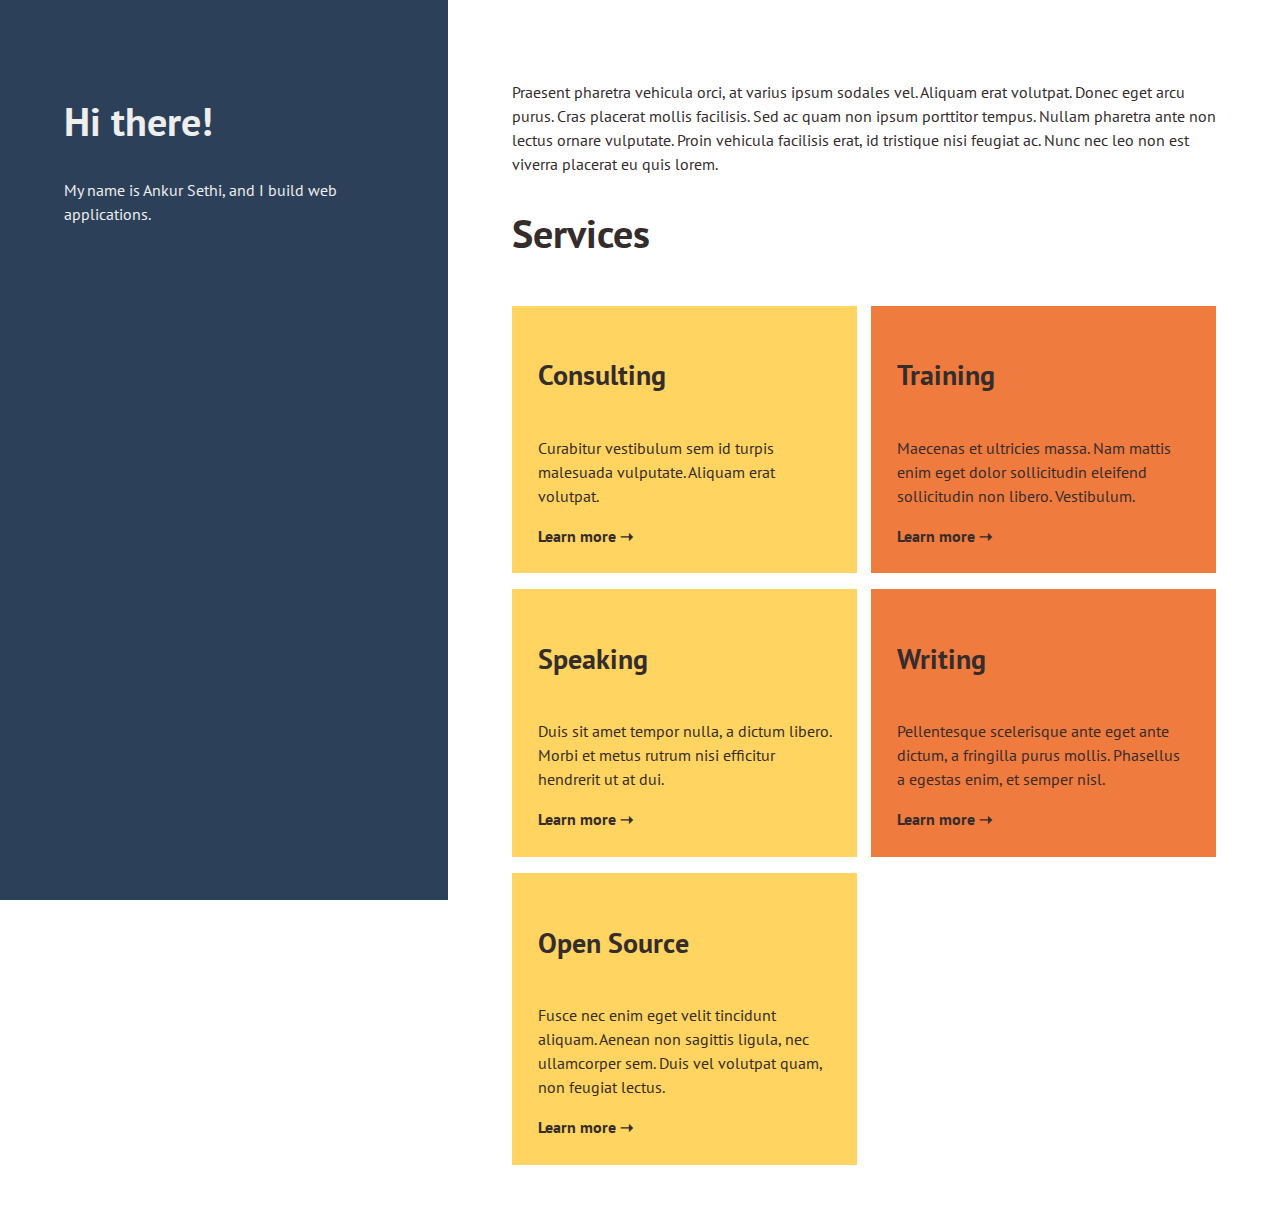
<file: portfolio/flex/index.html>
<!DOCTYPE html>
<html lang="en">

<head>
  <meta charset="UTF-8">
  <meta name="viewport" content="width=device-width, initial-scale=1">
  <link href="https://fonts.googleapis.com/css?family=PT+Sans:400,400i,700,700i" rel="stylesheet">
  <link rel="stylesheet" href="../pf-base.css">
  <link rel="stylesheet" href="pf-flexbox.css">
  <title>Ankur Sethi</title>
</head>

<body>
<div class="pf-container">

  <div class="pf-sidebar-container">
    <div class="pf-sidebar">
      <h1>Hi there!</h1>
      <p>My name is Ankur Sethi, and I build web applications.</p>
    </div>
  </div>

  <div class="pf-content">
    <p>Praesent pharetra vehicula orci, at varius ipsum sodales vel. Aliquam erat volutpat. Donec eget arcu purus.
      Cras placerat mollis facilisis. Sed ac quam non ipsum porttitor tempus. Nullam pharetra ante non lectus ornare
      vulputate. Proin vehicula facilisis erat, id tristique nisi feugiat ac. Nunc nec leo non est viverra placerat
      eu quis lorem.</p>

    <h1>Services</h1>
    <div class="pf-grid">
      <div class="pf-grid-item pf-bg-orange">
        <h2>Consulting</h2>
        <p>Curabitur vestibulum sem id turpis malesuada vulputate. Aliquam erat volutpat.</p>
        <a href="#">Learn more ➝</a>
      </div>
      <div class="pf-grid-item pf-bg-yellow">
        <h2>Training</h2>
        <p>Maecenas et ultricies massa. Nam mattis enim eget dolor sollicitudin eleifend sollicitudin non libero.
          Vestibulum.</p>
        <a href="#">Learn more ➝</a>
      </div>
      <div class="pf-grid-item pf-bg-yellow">
        <h2>Speaking</h2>
        <p>Duis sit amet tempor nulla, a dictum libero. Morbi et metus rutrum nisi efficitur hendrerit ut at dui.</p>
        <a href="#">Learn more ➝</a>
      </div>
      <div class="pf-grid-item pf-bg-orange">
        <h2>Writing</h2>
        <p>Pellentesque scelerisque ante eget ante dictum, a fringilla purus mollis. Phasellus a egestas enim, et
          semper nisl.</p>
        <a href="#">Learn more ➝</a>
      </div>
      <div class="pf-grid-item pf-bg-orange">
        <h2>Open Source</h2>
        <p>Fusce nec enim eget velit tincidunt aliquam. Aenean non sagittis ligula, nec ullamcorper sem. Duis vel
          volutpat quam, non feugiat lectus.</p>
        <a href="#">Learn more ➝</a>
      </div>
    </div>
  </div>
</div>
</body>
</html>
</file>
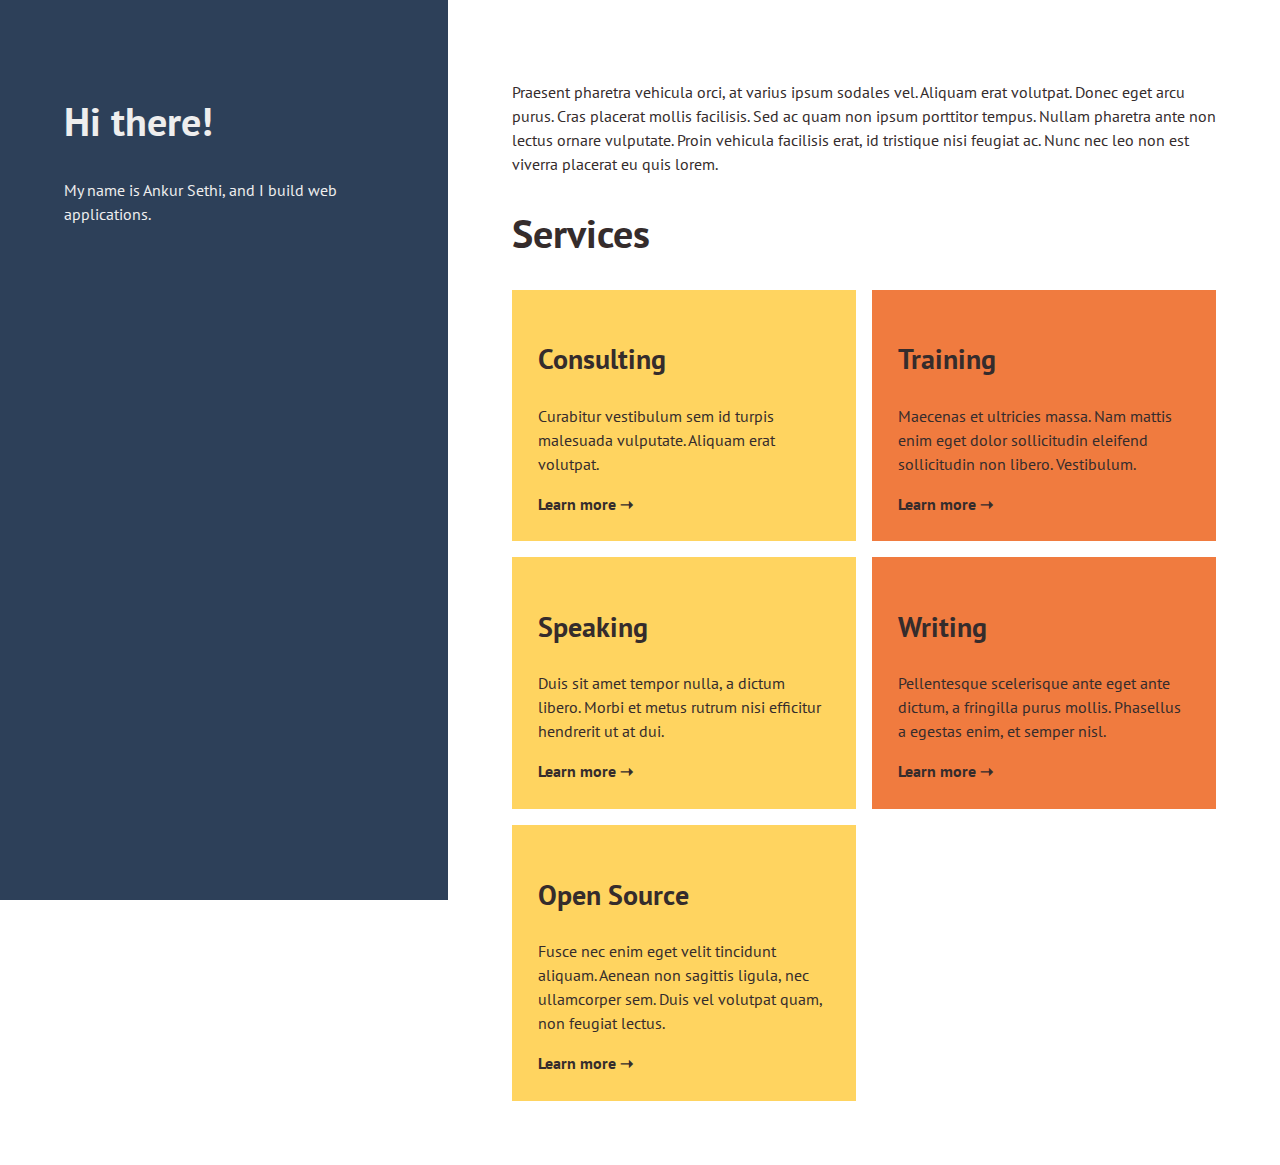
<file: portfolio/grid/index.html>
<!DOCTYPE html>
<html lang="en">

<head>
  <meta charset="UTF-8">
  <meta name="viewport" content="width=device-width, initial-scale=1">
  <link href="https://fonts.googleapis.com/css?family=PT+Sans:400,400i,700,700i" rel="stylesheet">
  <link rel="stylesheet" href="../pf-base.css">
  <link rel="stylesheet" href="pf-grid.css">
  <title>Ankur Sethi</title>
</head>

<body>
<div class="pf-container">

  <div class="pf-sidebar">
    <h1>Hi there!</h1>
    <p>My name is Ankur Sethi, and I build web applications.</p>
  </div>

  <div class="pf-content">
    <p>Praesent pharetra vehicula orci, at varius ipsum sodales vel. Aliquam erat volutpat. Donec eget arcu purus.
      Cras placerat mollis facilisis. Sed ac quam non ipsum porttitor tempus. Nullam pharetra ante non lectus ornare
      vulputate. Proin vehicula facilisis erat, id tristique nisi feugiat ac. Nunc nec leo non est viverra placerat
      eu quis lorem.</p>

    <h1>Services</h1>
    <div class="pf-grid">
      <div class="pf-grid-item pf-bg-orange">
        <h2>Consulting</h2>
        <p>Curabitur vestibulum sem id turpis malesuada vulputate. Aliquam erat volutpat.</p>
        <a href="#">Learn more ➝</a>
      </div>
      <div class="pf-grid-item pf-bg-yellow">
        <h2>Training</h2>
        <p>Maecenas et ultricies massa. Nam mattis enim eget dolor sollicitudin eleifend sollicitudin non libero.
          Vestibulum.</p>
        <a href="#">Learn more ➝</a>
      </div>
      <div class="pf-grid-item pf-bg-yellow">
        <h2>Speaking</h2>
        <p>Duis sit amet tempor nulla, a dictum libero. Morbi et metus rutrum nisi efficitur hendrerit ut at dui.</p>
        <a href="#">Learn more ➝</a>
      </div>
      <div class="pf-grid-item pf-bg-orange">
        <h2>Writing</h2>
        <p>Pellentesque scelerisque ante eget ante dictum, a fringilla purus mollis. Phasellus a egestas enim, et
          semper nisl.</p>
        <a href="#">Learn more ➝</a>
      </div>
      <div class="pf-grid-item pf-bg-orange">
        <h2>Open Source</h2>
        <p>Fusce nec enim eget velit tincidunt aliquam. Aenean non sagittis ligula, nec ullamcorper sem. Duis vel
          volutpat quam, non feugiat lectus.</p>
        <a href="#">Learn more ➝</a>
      </div>
    </div>
  </div>
</div>
</body>
</html>
</file>
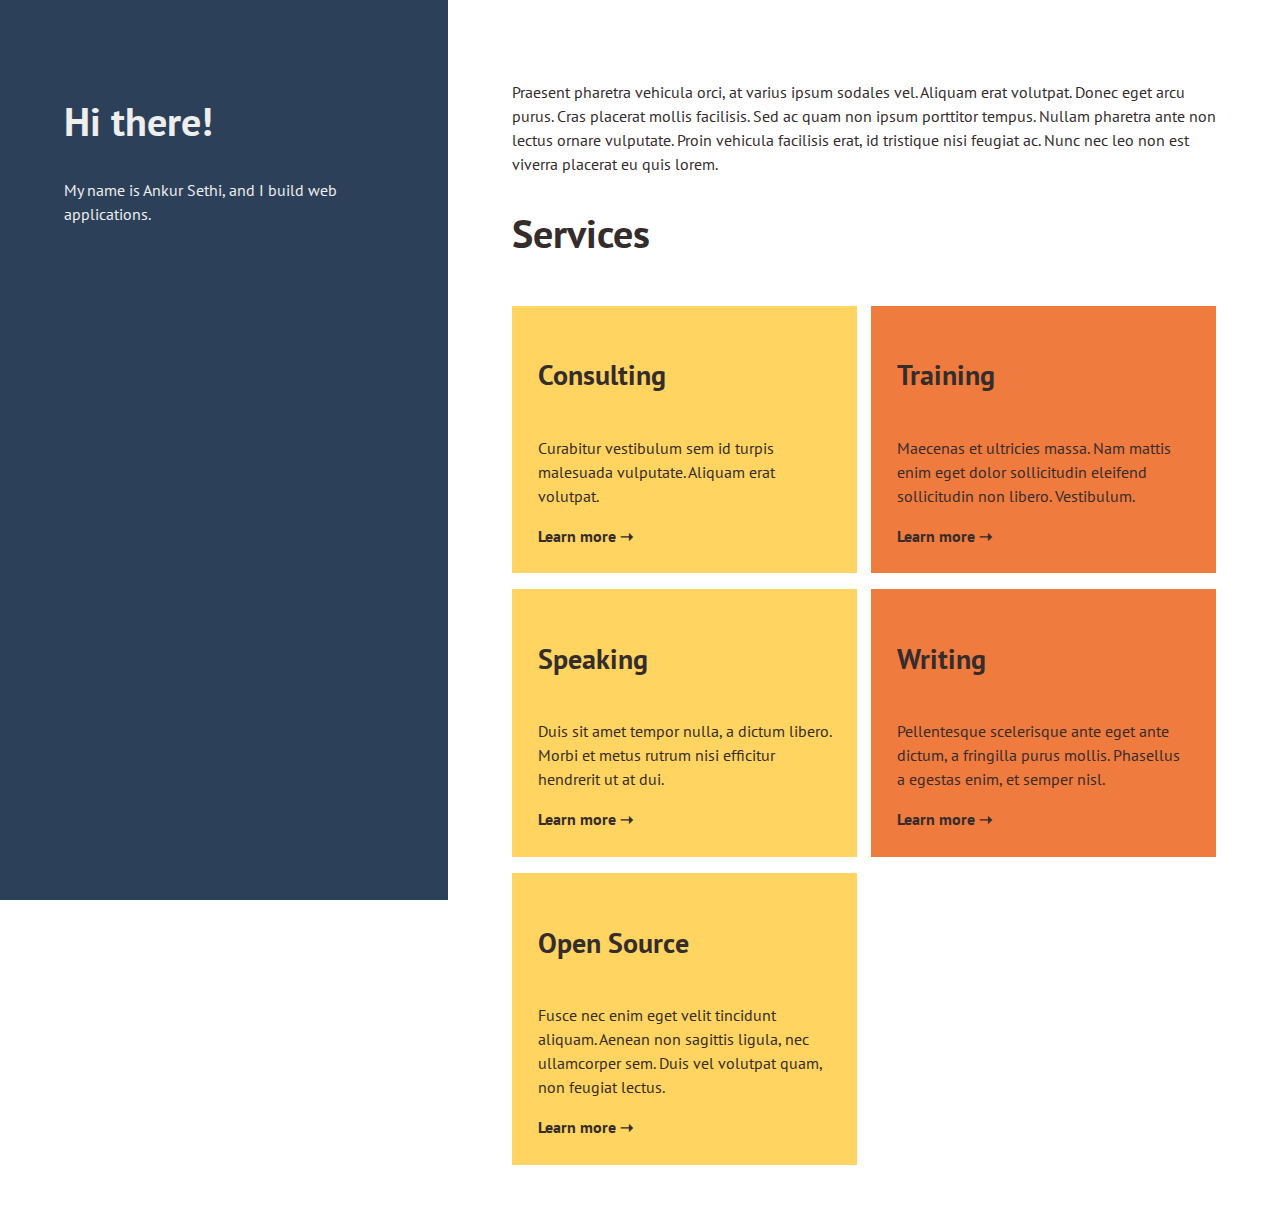
<file: portfolio/index-flex.html>
<!DOCTYPE html>
<html lang="en">

<head>
  <meta charset="UTF-8">
  <meta name="viewport" content="width=device-width, initial-scale=1">
  <link href="https://fonts.googleapis.com/css?family=PT+Sans:400,400i,700,700i" rel="stylesheet">
  <link rel="stylesheet" href="pf-base.css">
  <link rel="stylesheet" href="pf-flexbox.css">
  <title>Ankur Sethi</title>
</head>

<body>
<div class="pf-container">

  <div class="pf-sidebar-container">
    <div class="pf-sidebar">
      <h1>Hi there!</h1>
      <p>My name is Ankur Sethi, and I build web applications.</p>
    </div>
  </div>

  <div class="pf-content">
    <p>Praesent pharetra vehicula orci, at varius ipsum sodales vel. Aliquam erat volutpat. Donec eget arcu purus.
      Cras placerat mollis facilisis. Sed ac quam non ipsum porttitor tempus. Nullam pharetra ante non lectus ornare
      vulputate. Proin vehicula facilisis erat, id tristique nisi feugiat ac. Nunc nec leo non est viverra placerat
      eu quis lorem.</p>

    <h1>Services</h1>
    <div class="pf-grid">
      <div class="pf-grid-item pf-bg-orange">
        <h2>Consulting</h2>
        <p>Curabitur vestibulum sem id turpis malesuada vulputate. Aliquam erat volutpat.</p>
        <a href="#">Learn more ➝</a>
      </div>
      <div class="pf-grid-item pf-bg-yellow">
        <h2>Training</h2>
        <p>Maecenas et ultricies massa. Nam mattis enim eget dolor sollicitudin eleifend sollicitudin non libero.
          Vestibulum.</p>
        <a href="#">Learn more ➝</a>
      </div>
      <div class="pf-grid-item pf-bg-yellow">
        <h2>Speaking</h2>
        <p>Duis sit amet tempor nulla, a dictum libero. Morbi et metus rutrum nisi efficitur hendrerit ut at dui.</p>
        <a href="#">Learn more ➝</a>
      </div>
      <div class="pf-grid-item pf-bg-orange">
        <h2>Writing</h2>
        <p>Pellentesque scelerisque ante eget ante dictum, a fringilla purus mollis. Phasellus a egestas enim, et
          semper nisl.</p>
        <a href="#">Learn more ➝</a>
      </div>
      <div class="pf-grid-item pf-bg-orange">
        <h2>Open Source</h2>
        <p>Fusce nec enim eget velit tincidunt aliquam. Aenean non sagittis ligula, nec ullamcorper sem. Duis vel
          volutpat quam, non feugiat lectus.</p>
        <a href="#">Learn more ➝</a>
      </div>
    </div>
  </div>
</div>
</body>
</html>
</file>
<file: portfolio/pf-base.css>
html {
  box-sizing: border-box;
}

*,
*:before,
*:after {
  box-sizing: inherit;
}

:root {
  --pf-color-darkblue: #2D4059;
  --pf-color-pink: #EA5455;
  --pf-color-orange: #F07B3F;
  --pf-color-yellow: #FFD460;
  --pf-color-dimwhite: #EEEEEE;
  --pf-color-black: #352c2c;
  --pf-padding-content: 5vw;
}

body {
  font-size: 16px;
  line-height: 1.5;
  font-family: 'PT Sans', sans-serif;
  color: var(--pf-color-black);
  margin: 0;
  padding: 0;
}

h1 {
  font-size: 2.5em;
}

h2 {
  font-size: 1.75rem;
}

a {
  color: inherit;
  font-weight: bold;
  text-decoration: none;
}

.pf-sidebar {
  background-color: var(--pf-color-darkblue);
  color: var(--pf-color-dimwhite);
  padding: var(--pf-padding-content);
}

.pf-content {
  padding: var(--pf-padding-content);
}

.pf-grid-item {
  padding: 2vw;
}

.pf-grid-item:nth-child(even) {
  background-color: var(--pf-color-orange);
}

.pf-grid-item:nth-child(odd) {
  background-color: var(--pf-color-yellow);
}
</file>
<file: portfolio/flex/pf-flexbox.css>
.pf-container {
  display: flex;
}

.pf-grid {
  display: flex;
  flex-wrap: wrap;
}

.pf-grid-item {
  margin-top: 1rem;
  display: flex;
  flex-direction: column;
}

.pf-grid-item p {
  flex-grow: 1;
}

/* Small screens. */
@media only screen and (max-width: 900px) {
  .pf-container {
    flex-direction: column;
  }

  .pf-sidebar {
    min-height: 50vh;
    display: flex;
    flex-direction: column;
    justify-content: center;
    align-items: center;
    text-align: center;
  }

  .pf-grid {
    flex-direction: column;
  }
}

/* Large screens. */
@media only screen and (min-width: 901px) {
  .pf-container {
    flex-direction: row;
  }

  .pf-sidebar {
    position: fixed;
    left: 0;
    top: 0;
    min-height: 100vh;
    width: 35vw;
  }

  .pf-sidebar-container {
    width: 35vw;
  }

  .pf-content {
    width: 65vw;
  }

  .pf-grid {
    flex-direction: row;
    justify-content: space-between;
  }

  .pf-grid-item {
    max-width: 49%;
  }
}
</file>
<file: portfolio/grid/pf-grid.css>
.pf-container {
  display: grid;
}

/* Small screens. */
@media only screen and (max-width: 900px) {
  .pf-container {
    grid-template-columns: 1fr;
    grid-template-rows: 50vh auto;
  }

  .pf-sidebar {
    display: grid;
    justify-items: center;
    align-items: center;
    text-align: center;
  }

  .pf-grid {
    display: grid;
    grid-template-columns: 1fr;
    grid-template-rows: auto;
    grid-row-gap: 1rem;
  }
}

@media only screen and (min-width: 901px) {
  .pf-container {
    grid-template-columns: 35vw auto;
    grid-template-rows: auto;
  }

  .pf-sidebar {
    position: fixed;
    width: 35vw;
    height: 100vh;
  }

  .pf-content {
    grid-column-start: 2;
  }

  .pf-grid {
    display: grid;
    grid-template-columns: 1fr 1fr;
    grid-template-rows: auto;
    grid-gap: 1rem;
  }
}
</file>
<file: portfolio/pf-flexbox.css>
.pf-container {
  display: flex;
  flex-wrap: nowrap;
}

.pf-sidebar {
  background-color: var(--pf-color-darkblue);
  color: var(--pf-color-dimwhite);
  padding: var(--pf-padding-content);
}

.pf-content {
  padding: var(--pf-padding-content);
}

.pf-grid {
  display: flex;
  flex-wrap: wrap;
}

.pf-grid-item {
  padding: 2vw;
  margin-top: 1rem;
  display: flex;
  flex-direction: column;
}

.pf-grid-item p {
  flex-grow: 1;
}

.pf-grid-item:nth-child(even) {
   background-color: var(--pf-color-orange);
}

.pf-grid-item:nth-child(odd) {
   background-color: var(--pf-color-yellow);
}

/* Small screens. */
@media only screen and (max-width: 900px) {
  .pf-container {
    flex-direction: column;
  }

  .pf-sidebar {
    min-height: 50vh;
    display: flex;
    flex-direction: column;
    justify-content: center;
    align-items: center;
    text-align: center;
  }

  .pf-content {
  }

  .pf-grid {
    flex-direction: column;
  }
}

/* Large screens. */
@media only screen and (min-width: 901px) {
  .pf-container {
    flex-direction: row;
  }

  .pf-sidebar {
    position: fixed;
    left: 0;
    top: 0;
    min-height: 100vh;
    width: 35vw;
  }

  .pf-sidebar-container {
    width: 35vw;
  }

  .pf-content {
    width: 65vw;
  }

  .pf-grid {
    flex-direction: row;
    justify-content: space-between;
  }

  .pf-grid-item {
    max-width: 49%;
  }
}
</file>
